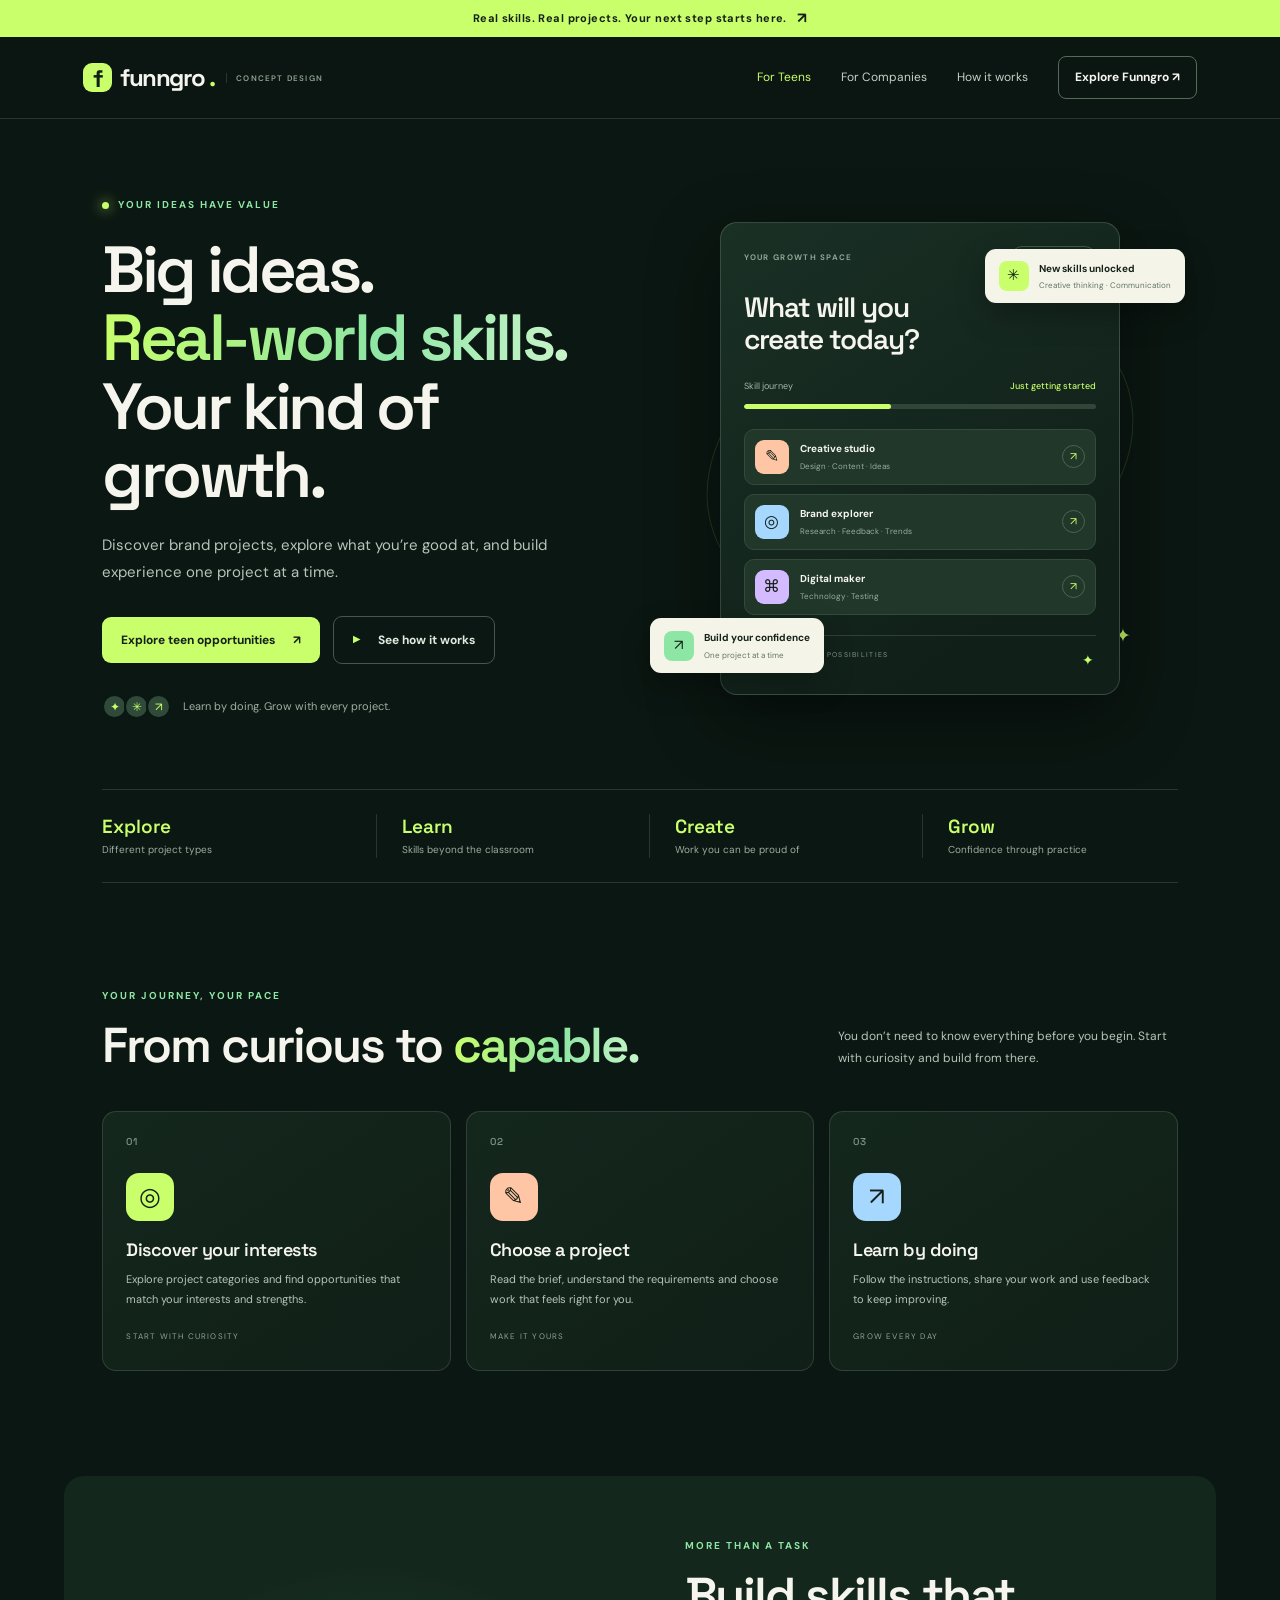
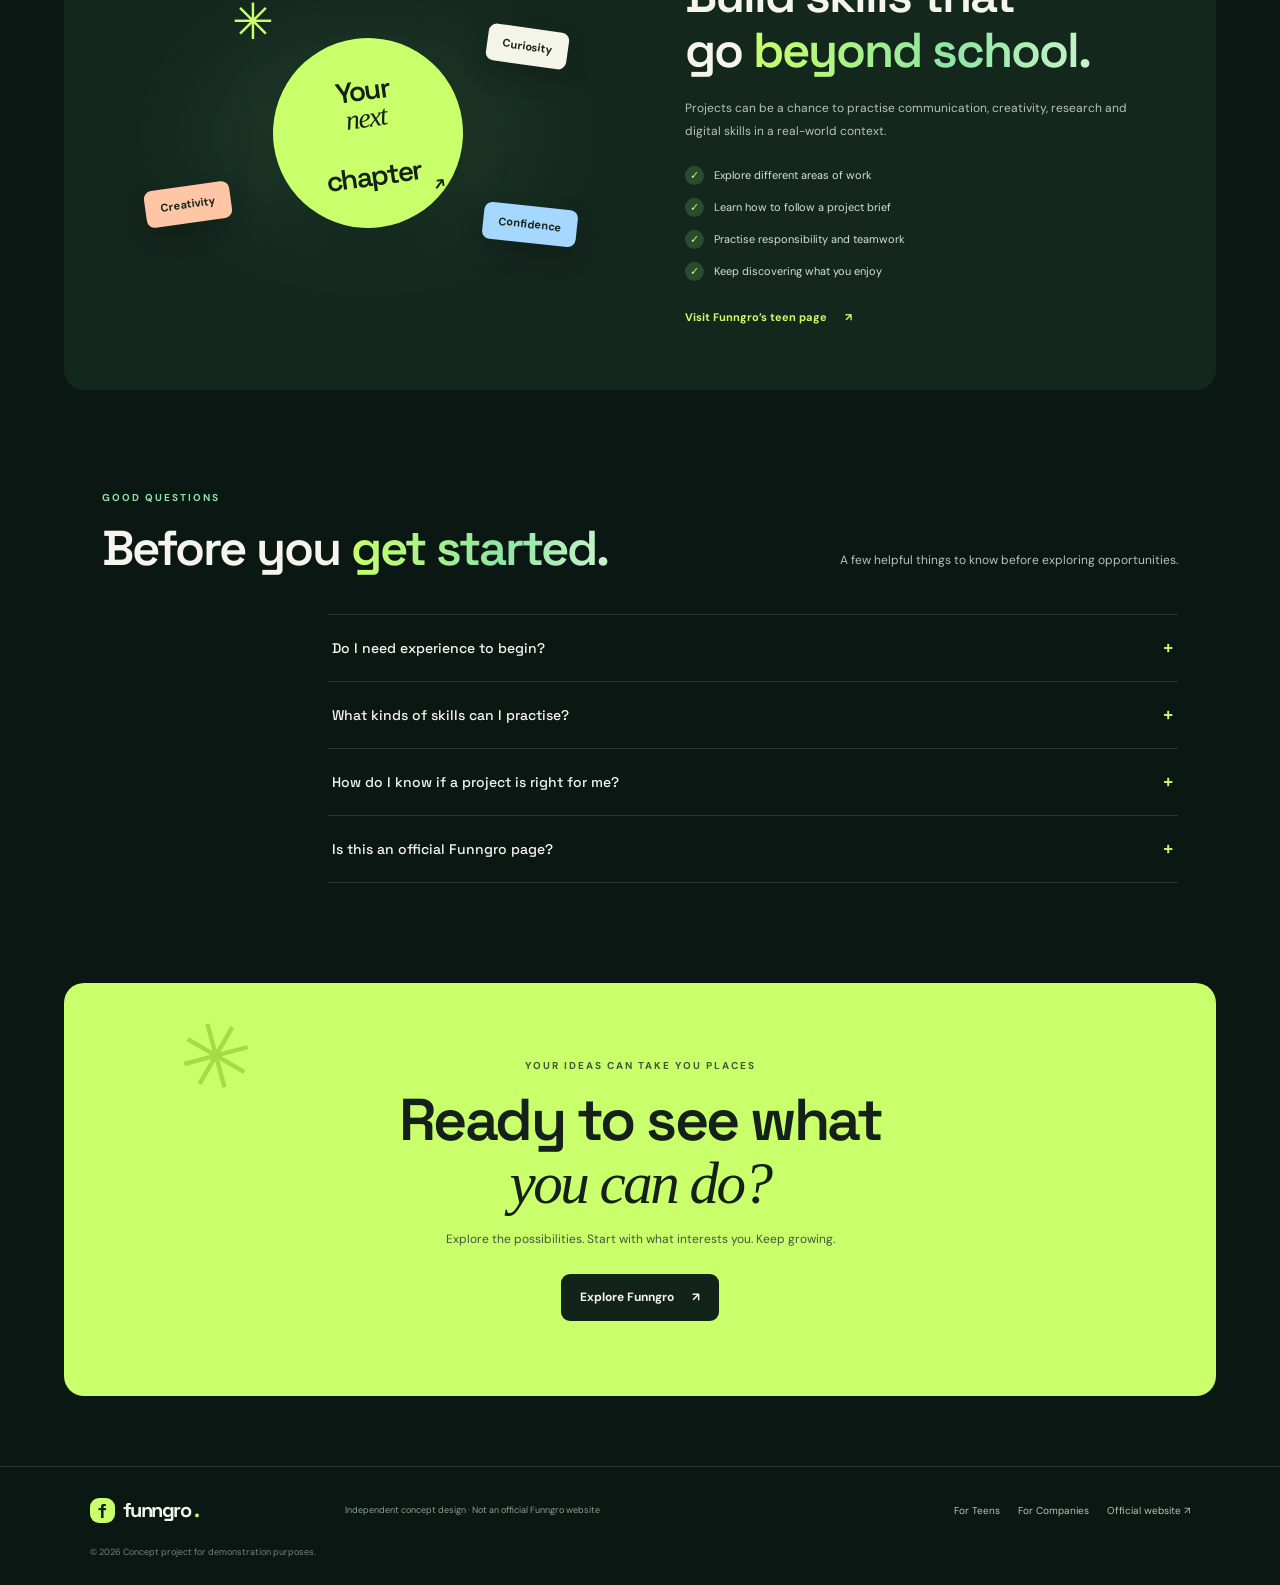
<file: index.html>
<!doctype html>
<html lang="en">
<head>
  <meta charset="utf-8">
  <meta name="viewport" content="width=device-width, initial-scale=1">
  <meta name="description" content="Explore Funngro's teen opportunities concept: discover brand projects, build skills and learn by doing.">
  <meta name="keywords" content="Funngro, teen projects, student opportunities, brand projects, learn and earn">
  <meta name="theme-color" content="#0b1712">
  <title>For Teens | Funngro — Learn, Create, Grow</title>
  <link rel="preconnect" href="https://fonts.googleapis.com">
  <link rel="preconnect" href="https://fonts.gstatic.com" crossorigin>
  <link href="https://fonts.googleapis.com/css2?family=DM+Sans:wght@400;500;600;700&family=Space+Grotesk:wght@400;500;600;700&display=swap" rel="stylesheet">
  <link rel="stylesheet" href="style.css">
</head>
<body>
  <div class="announcement">Real skills. Real projects. Your next step starts here. <span>↗</span></div>
  <header class="site-header">
    <a class="brand" href="index.html" aria-label="Funngro concept home"><span class="brand-mark">f</span> funngro<span class="brand-dot">.</span><small>CONCEPT DESIGN</small></a>
    <button class="menu-toggle" aria-label="Open navigation" aria-expanded="false">☰</button>
    <nav class="nav-links" aria-label="Main navigation">
      <a class="active" href="index.html">For Teens</a>
      <a href="companies.html">For Companies</a>
      <a href="#how-it-works">How it works</a>
      <a class="nav-cta" href="https://www.funngro.com/" target="_blank" rel="noopener">Explore Funngro ↗</a>
    </nav>
  </header>
  <main>
    <section class="hero teen-hero">
      <div class="hero-copy">
        <div class="eyebrow"><span class="eyebrow-dot"></span> YOUR IDEAS HAVE VALUE</div>
        <h1>Big ideas.<br><span class="gradient-text">Real-world skills.</span><br>Your kind of growth.</h1>
        <p class="hero-lede">Discover brand projects, explore what you’re good at, and build experience one project at a time.</p>
        <div class="hero-actions">
          <a class="button button-primary" href="https://www.funngro.com/teen" target="_blank" rel="noopener">Explore teen opportunities <span>↗</span></a>
          <a class="button button-quiet" href="#how-it-works"><span class="play-icon">▶</span> See how it works</a>
        </div>
        <div class="trust-line"><div class="avatar-stack"><span>✦</span><span>✳</span><span>↗</span></div><span>Learn by doing. Grow with every project.</span></div>
      </div>
      <div class="hero-visual">
        <div class="orbit orbit-one"></div><div class="orbit orbit-two"></div>
        <div class="float-card float-top"><span class="mini-icon lime">✳</span><div><b>New skills unlocked</b><small>Creative thinking · Communication</small></div></div>
        <div class="dashboard-card">
          <div class="dash-top"><span class="dash-label">YOUR GROWTH SPACE</span><span class="live-pill"><i></i> OPEN TO IDEAS</span></div>
          <div class="dash-title">What will you<br>create today?</div>
          <div class="progress-row"><span>Skill journey</span><b>Just getting started</b></div><div class="progress-track"><span></span></div>
          <div class="project-list">
            <div class="project-row"><span class="project-icon peach">✎</span><div><b>Creative studio</b><small>Design · Content · Ideas</small></div><span class="arrow-round">↗</span></div>
            <div class="project-row"><span class="project-icon blue">◎</span><div><b>Brand explorer</b><small>Research · Feedback · Trends</small></div><span class="arrow-round">↗</span></div>
            <div class="project-row"><span class="project-icon purple">⌘</span><div><b>Digital maker</b><small>Technology · Testing</small></div><span class="arrow-round">↗</span></div>
          </div>
          <div class="dash-foot"><span>SMALL STEPS, BIG POSSIBILITIES</span><span>✦</span></div>
        </div>
        <div class="float-card float-bottom"><span class="mini-icon green">↗</span><div><b>Build your confidence</b><small>One project at a time</small></div></div>
        <span class="decor-star star-a">✳</span><span class="decor-star star-b">✦</span>
      </div>
    </section>

    <section class="metrics-strip" aria-label="Funngro at a glance">
      <div><strong>Explore</strong><span>Different project types</span></div><div><strong>Learn</strong><span>Skills beyond the classroom</span></div><div><strong>Create</strong><span>Work you can be proud of</span></div><div><strong>Grow</strong><span>Confidence through practice</span></div>
    </section>

    <section class="section" id="how-it-works">
      <div class="section-heading"><div><div class="eyebrow">YOUR JOURNEY, YOUR PACE</div><h2>From curious to <span class="gradient-text">capable.</span></h2></div><p>You don’t need to know everything before you begin. Start with curiosity and build from there.</p></div>
      <div class="steps-grid">
        <article class="step-card"><div class="step-number">01</div><div class="step-illustration illu-lime">◎</div><h3>Discover your interests</h3><p>Explore project categories and find opportunities that match your interests and strengths.</p><span class="step-tag">START WITH CURIOSITY</span></article>
        <article class="step-card"><div class="step-number">02</div><div class="step-illustration illu-peach">✎</div><h3>Choose a project</h3><p>Read the brief, understand the requirements and choose work that feels right for you.</p><span class="step-tag">MAKE IT YOURS</span></article>
        <article class="step-card"><div class="step-number">03</div><div class="step-illustration illu-blue">↗</div><h3>Learn by doing</h3><p>Follow the instructions, share your work and use feedback to keep improving.</p><span class="step-tag">GROW EVERY DAY</span></article>
      </div>
    </section>

    <section class="feature-band">
      <div class="feature-art"><div class="big-spark">✳</div><div class="note note-one">Curiosity</div><div class="note note-two">Creativity</div><div class="note note-three">Confidence</div><div class="feature-circle">Your<br><em>next</em><br>chapter<span>↗</span></div></div>
      <div class="feature-copy"><div class="eyebrow">MORE THAN A TASK</div><h2>Build skills that<br>go <span class="gradient-text">beyond school.</span></h2><p>Projects can be a chance to practise communication, creativity, research and digital skills in a real-world context.</p><ul class="check-list"><li><span>✓</span> Explore different areas of work</li><li><span>✓</span> Learn how to follow a project brief</li><li><span>✓</span> Practise responsibility and teamwork</li><li><span>✓</span> Keep discovering what you enjoy</li></ul><a class="text-link" href="https://www.funngro.com/teen" target="_blank" rel="noopener">Visit Funngro’s teen page <span>↗</span></a></div>
    </section>

    <section class="section faq-section">
      <div class="section-heading"><div><div class="eyebrow">GOOD QUESTIONS</div><h2>Before you <span class="gradient-text">get started.</span></h2></div><p>A few helpful things to know before exploring opportunities.</p></div>
      <div class="faq-list">
        <details><summary>Do I need experience to begin?<span>+</span></summary><p>Not necessarily. Start by exploring project descriptions and choose opportunities that match your current skills and interests.</p></details>
        <details><summary>What kinds of skills can I practise?<span>+</span></summary><p>Depending on the project, you may practise content creation, communication, research, design, digital tools or problem-solving.</p></details>
        <details><summary>How do I know if a project is right for me?<span>+</span></summary><p>Read the requirements, expected deliverables, eligibility details and timeline carefully before applying.</p></details>
        <details><summary>Is this an official Funngro page?<span>+</span></summary><p>No. This is an independent concept design created as a website-development task. Visit Funngro’s official website for current information.</p></details>
      </div>
    </section>

    <section class="final-cta"><div class="cta-spark">✳</div><div class="eyebrow">YOUR IDEAS CAN TAKE YOU PLACES</div><h2>Ready to see what<br><span>you can do?</span></h2><p>Explore the possibilities. Start with what interests you. Keep growing.</p><a class="button button-dark" href="https://www.funngro.com/teen" target="_blank" rel="noopener">Explore Funngro <span>↗</span></a></section>
  </main>
  <footer class="site-footer"><a class="brand" href="index.html"><span class="brand-mark">f</span> funngro<span class="brand-dot">.</span></a><p>Independent concept design · Not an official Funngro website</p><div><a href="index.html">For Teens</a><a href="companies.html">For Companies</a><a href="https://www.funngro.com/" target="_blank" rel="noopener">Official website ↗</a></div><small>© 2026 Concept project for demonstration purposes.</small></footer>
  <script src="script.js"></script>
</body>
</html>
</file>
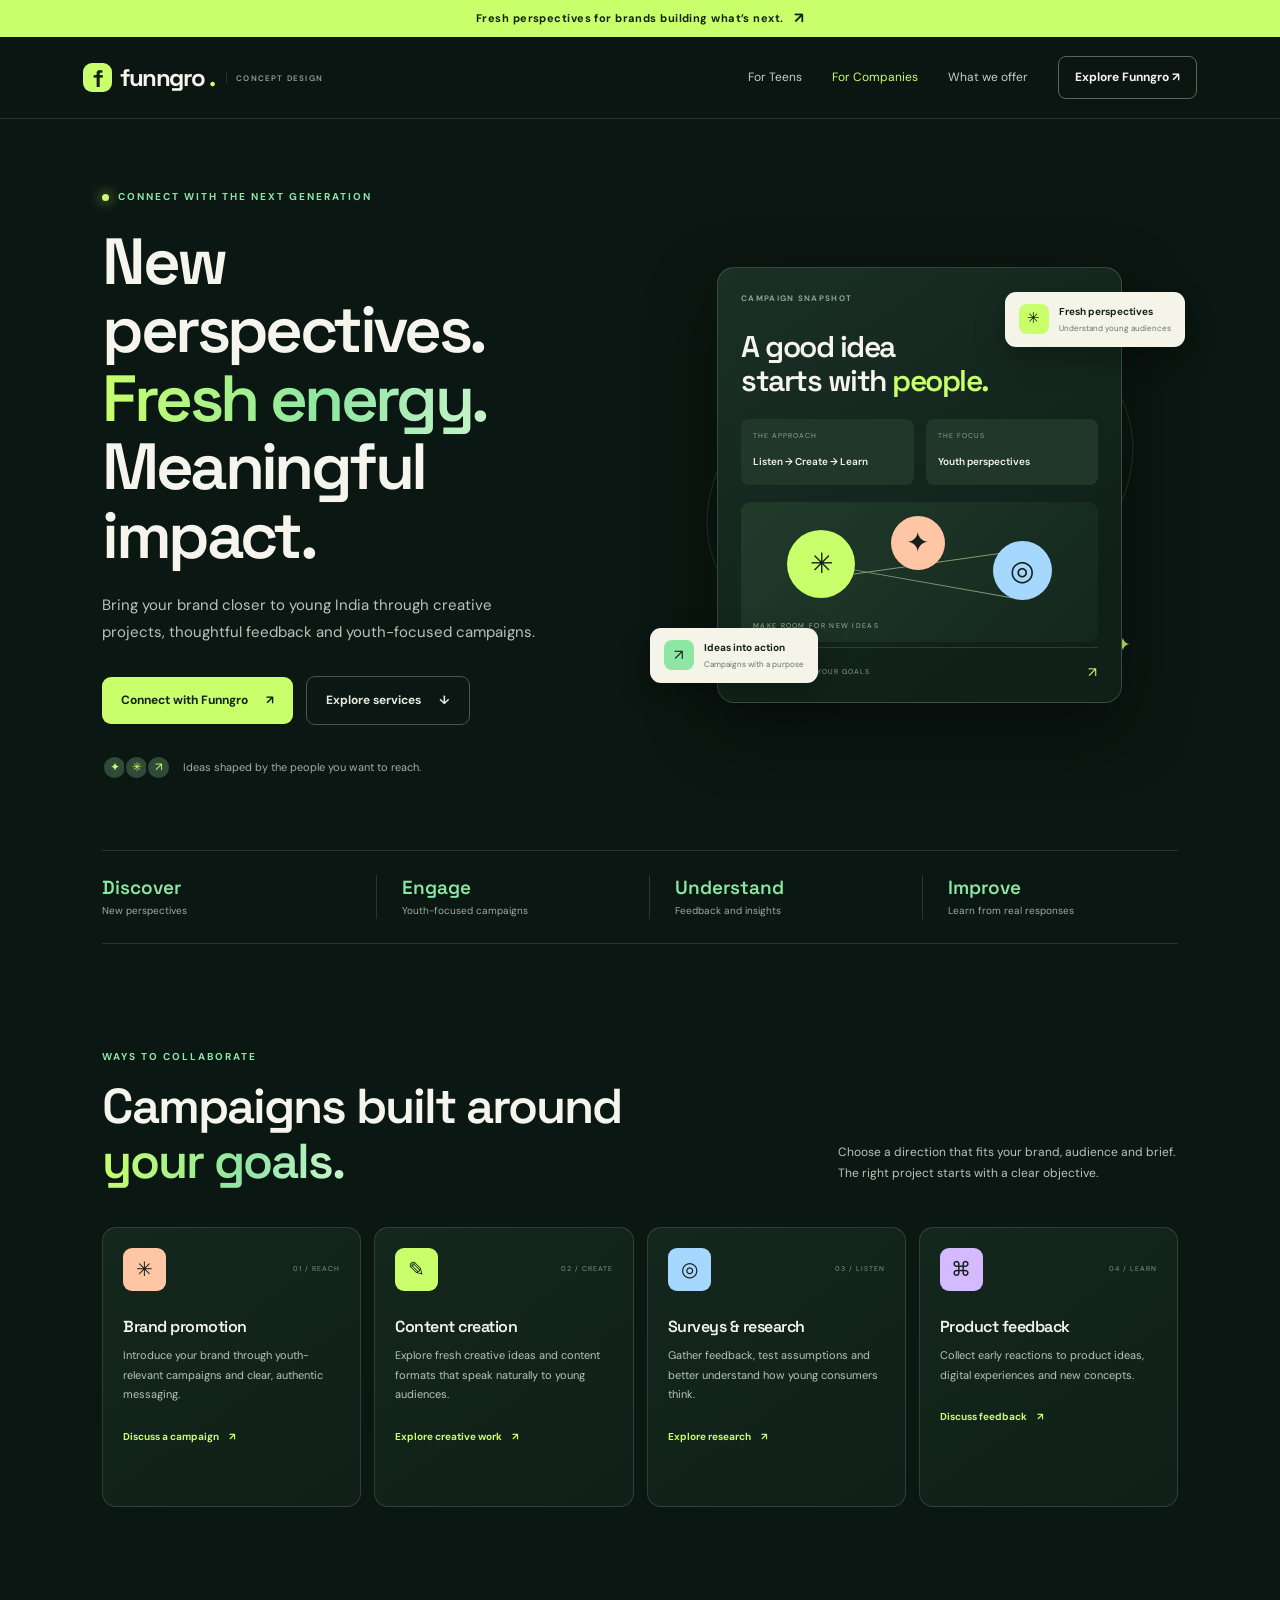
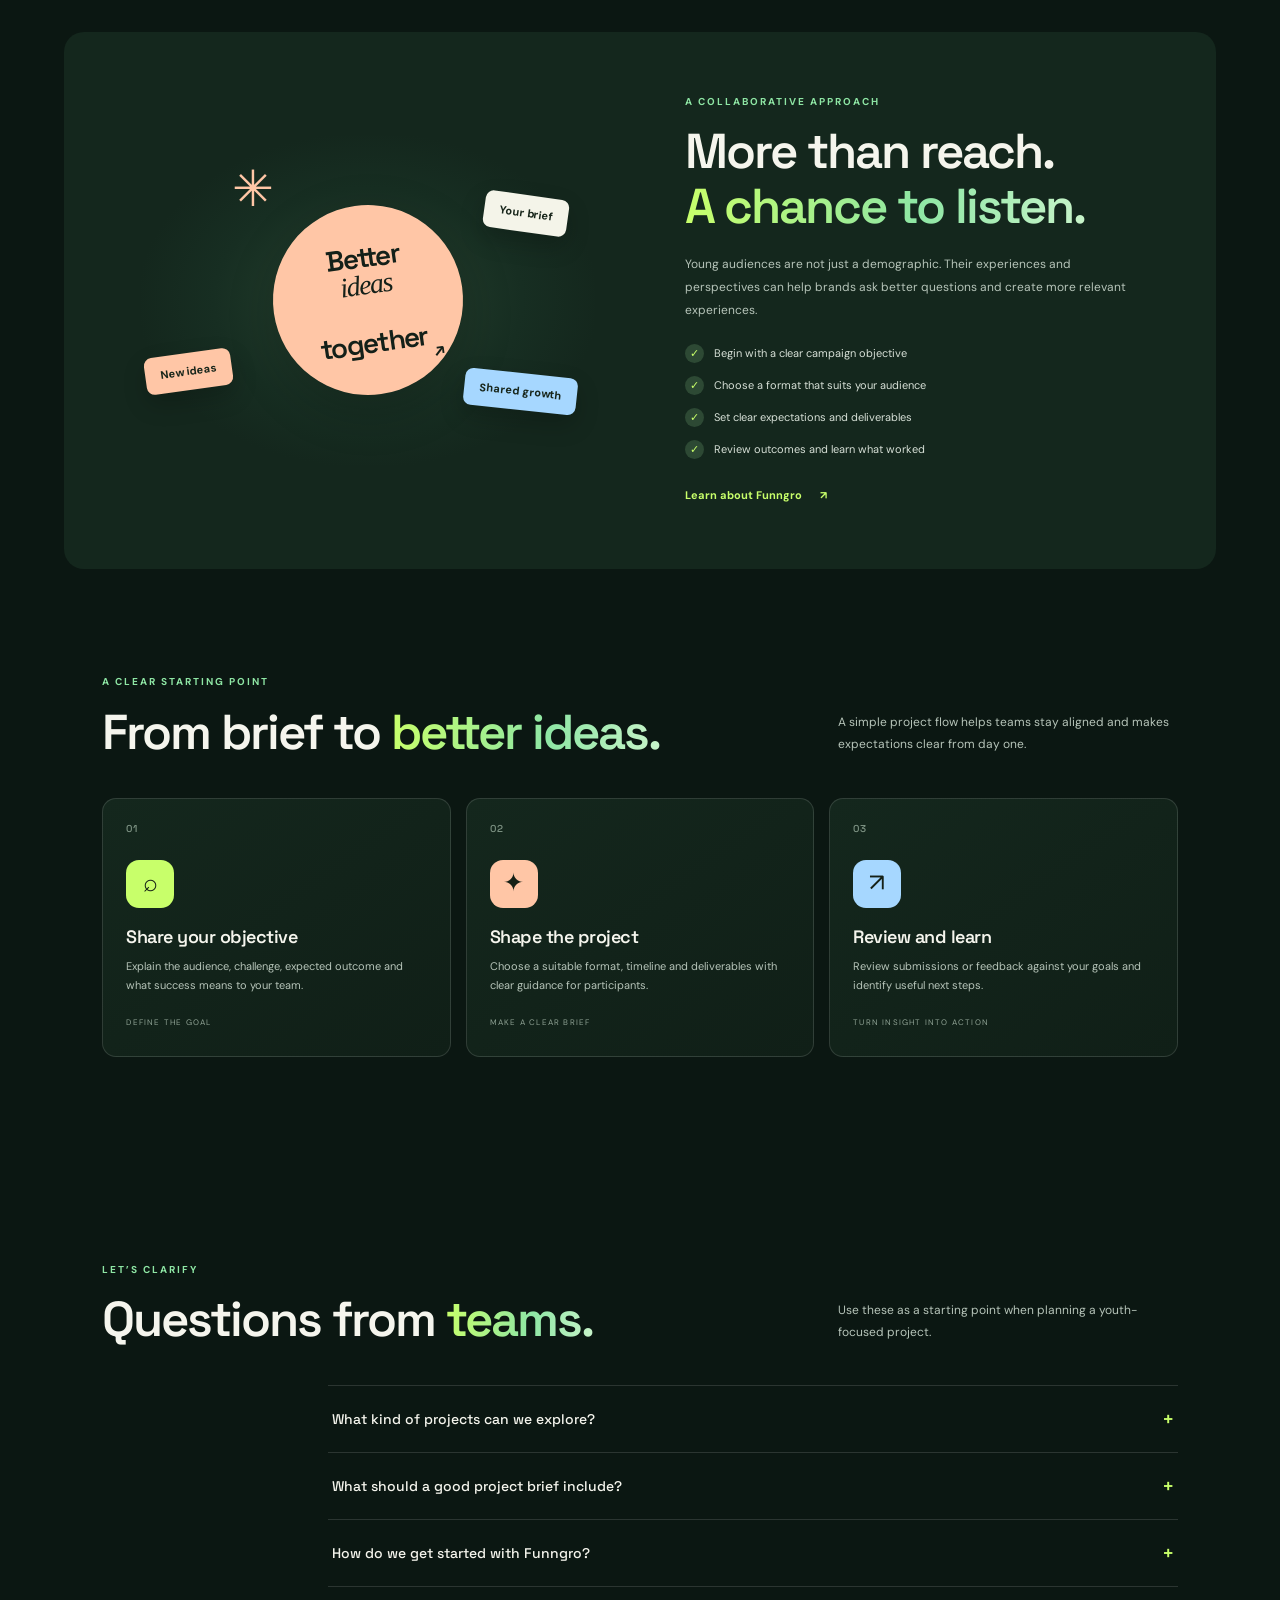
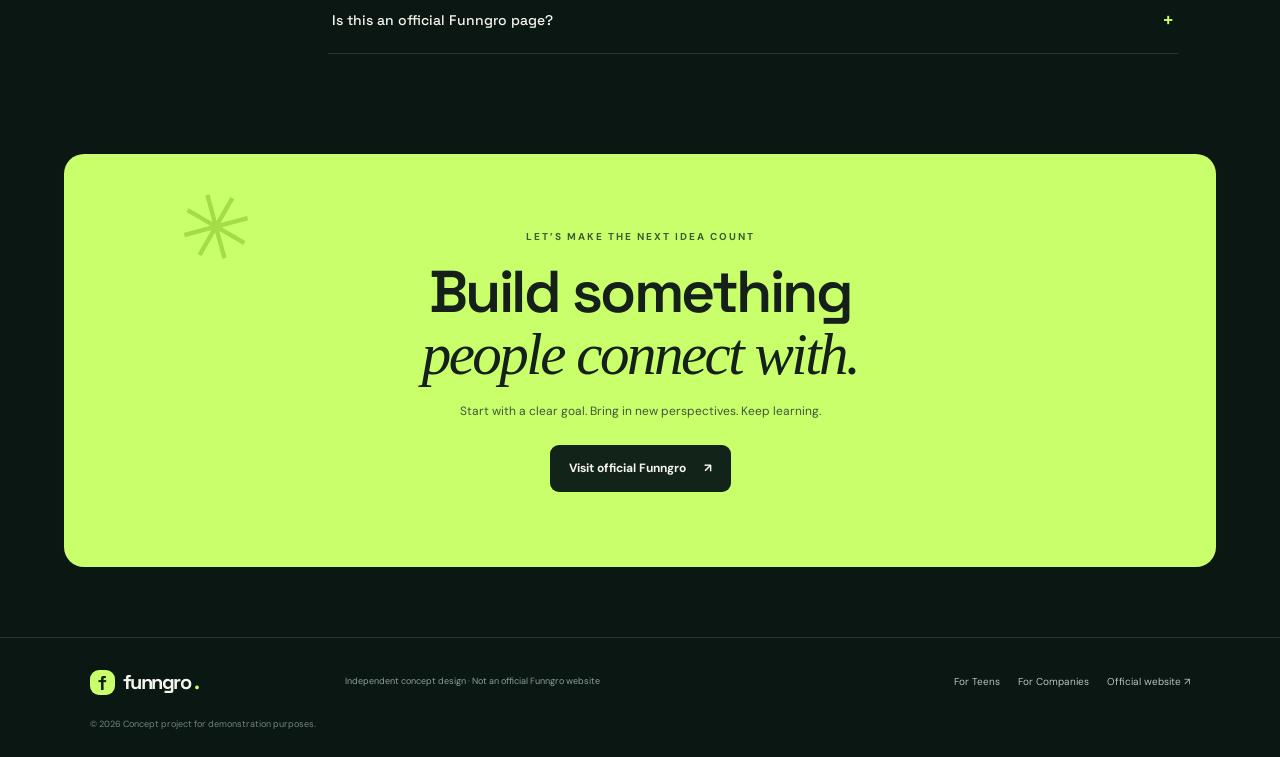
<file: companies.html>
<!doctype html>
<html lang="en">
<head>
  <meta charset="utf-8">
  <meta name="viewport" content="width=device-width, initial-scale=1">
  <meta name="description" content="Discover a concept for how brands can connect with young talent through creative projects, campaigns, research and product feedback.">
  <meta name="keywords" content="Funngro for companies, youth marketing, brand campaigns, young talent, consumer research, content creation">
  <meta name="theme-color" content="#0b1712">
  <title>For Companies | Funngro — Connect With Young Talent</title>
  <link rel="preconnect" href="https://fonts.googleapis.com">
  <link rel="preconnect" href="https://fonts.gstatic.com" crossorigin>
  <link href="https://fonts.googleapis.com/css2?family=DM+Sans:wght@400;500;600;700&family=Space+Grotesk:wght@400;500;600;700&display=swap" rel="stylesheet">
  <link rel="stylesheet" href="style.css">
</head>
<body class="company-page">
  <div class="announcement">Fresh perspectives for brands building what’s next. <span>↗</span></div>
  <header class="site-header">
    <a class="brand" href="index.html" aria-label="Funngro concept home"><span class="brand-mark">f</span> funngro<span class="brand-dot">.</span><small>CONCEPT DESIGN</small></a>
    <button class="menu-toggle" aria-label="Open navigation" aria-expanded="false">☰</button>
    <nav class="nav-links" aria-label="Main navigation">
      <a href="index.html">For Teens</a>
      <a class="active" href="companies.html">For Companies</a>
      <a href="#services">What we offer</a>
      <a class="nav-cta" href="https://www.funngro.com/" target="_blank" rel="noopener">Explore Funngro ↗</a>
    </nav>
  </header>
  <main>
    <section class="hero company-hero">
      <div class="hero-copy">
        <div class="eyebrow"><span class="eyebrow-dot"></span> CONNECT WITH THE NEXT GENERATION</div>
        <h1>New perspectives.<br><span class="gradient-text">Fresh energy.</span><br>Meaningful impact.</h1>
        <p class="hero-lede">Bring your brand closer to young India through creative projects, thoughtful feedback and youth-focused campaigns.</p>
        <div class="hero-actions"><a class="button button-primary" href="https://www.funngro.com/" target="_blank" rel="noopener">Connect with Funngro <span>↗</span></a><a class="button button-quiet" href="#services">Explore services <span>↓</span></a></div>
        <div class="trust-line"><div class="avatar-stack"><span>✦</span><span>✳</span><span>↗</span></div><span>Ideas shaped by the people you want to reach.</span></div>
      </div>
      <div class="hero-visual company-visual">
        <div class="orbit orbit-one"></div><div class="orbit orbit-two"></div>
        <div class="company-board">
          <div class="board-header"><span>CAMPAIGN SNAPSHOT</span><span class="board-menu">•••</span></div>
          <div class="board-headline">A good idea<br>starts with <span>people.</span></div>
          <div class="board-stats"><div><small>THE APPROACH</small><b>Listen → Create → Learn</b></div><div><small>THE FOCUS</small><b>Youth perspectives</b></div></div>
          <div class="board-visual"><div class="visual-circle circle-green">✳</div><div class="visual-circle circle-peach">✦</div><div class="visual-circle circle-blue">◎</div><div class="visual-line"></div><div class="visual-line line-two"></div><span class="board-caption">MAKE ROOM FOR NEW IDEAS</span></div>
          <div class="board-bottom"><span><i></i> BUILT AROUND YOUR GOALS</span><span>↗</span></div>
        </div>
        <div class="float-card float-top"><span class="mini-icon lime">✳</span><div><b>Fresh perspectives</b><small>Understand young audiences</small></div></div>
        <div class="float-card float-bottom"><span class="mini-icon green">↗</span><div><b>Ideas into action</b><small>Campaigns with a purpose</small></div></div>
        <span class="decor-star star-a">✳</span><span class="decor-star star-b">✦</span>
      </div>
    </section>

    <section class="metrics-strip company-metrics"><div><strong>Discover</strong><span>New perspectives</span></div><div><strong>Engage</strong><span>Youth-focused campaigns</span></div><div><strong>Understand</strong><span>Feedback and insights</span></div><div><strong>Improve</strong><span>Learn from real responses</span></div></section>

    <section class="section" id="services">
      <div class="section-heading"><div><div class="eyebrow">WAYS TO COLLABORATE</div><h2>Campaigns built around<br><span class="gradient-text">your goals.</span></h2></div><p>Choose a direction that fits your brand, audience and brief. The right project starts with a clear objective.</p></div>
      <div class="services-grid">
        <article class="service-card"><div class="service-top"><span class="service-icon peach">✳</span><span class="service-index">01 / REACH</span></div><h3>Brand promotion</h3><p>Introduce your brand through youth-relevant campaigns and clear, authentic messaging.</p><a href="https://www.funngro.com/" target="_blank" rel="noopener">Discuss a campaign <span>↗</span></a></article>
        <article class="service-card"><div class="service-top"><span class="service-icon lime">✎</span><span class="service-index">02 / CREATE</span></div><h3>Content creation</h3><p>Explore fresh creative ideas and content formats that speak naturally to young audiences.</p><a href="https://www.funngro.com/" target="_blank" rel="noopener">Explore creative work <span>↗</span></a></article>
        <article class="service-card"><div class="service-top"><span class="service-icon blue">◎</span><span class="service-index">03 / LISTEN</span></div><h3>Surveys & research</h3><p>Gather feedback, test assumptions and better understand how young consumers think.</p><a href="https://www.funngro.com/" target="_blank" rel="noopener">Explore research <span>↗</span></a></article>
        <article class="service-card"><div class="service-top"><span class="service-icon purple">⌘</span><span class="service-index">04 / LEARN</span></div><h3>Product feedback</h3><p>Collect early reactions to product ideas, digital experiences and new concepts.</p><a href="https://www.funngro.com/" target="_blank" rel="noopener">Discuss feedback <span>↗</span></a></article>
      </div>
    </section>

    <section class="feature-band company-feature">
      <div class="feature-art company-art"><div class="big-spark">✳</div><div class="note note-one">Your brief</div><div class="note note-two">New ideas</div><div class="note note-three">Shared growth</div><div class="feature-circle">Better<br><em>ideas</em><br>together<span>↗</span></div></div>
      <div class="feature-copy"><div class="eyebrow">A COLLABORATIVE APPROACH</div><h2>More than reach.<br><span class="gradient-text">A chance to listen.</span></h2><p>Young audiences are not just a demographic. Their experiences and perspectives can help brands ask better questions and create more relevant experiences.</p><ul class="check-list"><li><span>✓</span> Begin with a clear campaign objective</li><li><span>✓</span> Choose a format that suits your audience</li><li><span>✓</span> Set clear expectations and deliverables</li><li><span>✓</span> Review outcomes and learn what worked</li></ul><a class="text-link" href="https://www.funngro.com/" target="_blank" rel="noopener">Learn about Funngro <span>↗</span></a></div>
    </section>

    <section class="section">
      <div class="section-heading"><div><div class="eyebrow">A CLEAR STARTING POINT</div><h2>From brief to <span class="gradient-text">better ideas.</span></h2></div><p>A simple project flow helps teams stay aligned and makes expectations clear from day one.</p></div>
      <div class="steps-grid">
        <article class="step-card"><div class="step-number">01</div><div class="step-illustration illu-lime">⌕</div><h3>Share your objective</h3><p>Explain the audience, challenge, expected outcome and what success means to your team.</p><span class="step-tag">DEFINE THE GOAL</span></article>
        <article class="step-card"><div class="step-number">02</div><div class="step-illustration illu-peach">✦</div><h3>Shape the project</h3><p>Choose a suitable format, timeline and deliverables with clear guidance for participants.</p><span class="step-tag">MAKE A CLEAR BRIEF</span></article>
        <article class="step-card"><div class="step-number">03</div><div class="step-illustration illu-blue">↗</div><h3>Review and learn</h3><p>Review submissions or feedback against your goals and identify useful next steps.</p><span class="step-tag">TURN INSIGHT INTO ACTION</span></article>
      </div>
    </section>

    <section class="section faq-section">
      <div class="section-heading"><div><div class="eyebrow">LET’S CLARIFY</div><h2>Questions from <span class="gradient-text">teams.</span></h2></div><p>Use these as a starting point when planning a youth-focused project.</p></div>
      <div class="faq-list">
        <details><summary>What kind of projects can we explore?<span>+</span></summary><p>Depending on current offerings and eligibility, possibilities may include brand promotion, content, surveys, research and product feedback.</p></details>
        <details><summary>What should a good project brief include?<span>+</span></summary><p>Include the goal, target audience, scope, timeline, required deliverables, review criteria and any relevant brand guidelines.</p></details>
        <details><summary>How do we get started with Funngro?<span>+</span></summary><p>Visit the official Funngro website to review current company options and contact the team through its official channels.</p></details>
        <details><summary>Is this an official Funngro page?<span>+</span></summary><p>No. This is an independent concept design created as a website-development task. It does not represent an official service offer.</p></details>
      </div>
    </section>
    <section class="final-cta"><div class="cta-spark">✳</div><div class="eyebrow">LET’S MAKE THE NEXT IDEA COUNT</div><h2>Build something<br><span>people connect with.</span></h2><p>Start with a clear goal. Bring in new perspectives. Keep learning.</p><a class="button button-dark" href="https://www.funngro.com/" target="_blank" rel="noopener">Visit official Funngro <span>↗</span></a></section>
  </main>
  <footer class="site-footer"><a class="brand" href="index.html"><span class="brand-mark">f</span> funngro<span class="brand-dot">.</span></a><p>Independent concept design · Not an official Funngro website</p><div><a href="index.html">For Teens</a><a href="companies.html">For Companies</a><a href="https://www.funngro.com/" target="_blank" rel="noopener">Official website ↗</a></div><small>© 2026 Concept project for demonstration purposes.</small></footer>
  <script src="script.js"></script>
</body>
</html>
</file>
<file: style.css>
:root{--bg:#0b1712;--panel:#12251c;--panel2:#172e23;--text:#f5f5ed;--muted:#b6c4b9;--lime:#c8ff6a;--green:#8ee6a4;--line:rgba(255,255,255,.13);--peach:#ffc6a6;--blue:#a6d7ff;--purple:#d4baff;--font:'DM Sans',sans-serif;--display:'Space Grotesk',sans-serif}
*{box-sizing:border-box}html{scroll-behavior:smooth}body{margin:0;background:var(--bg);color:var(--text);font-family:var(--font);line-height:1.55}a{color:inherit;text-decoration:none}.announcement{min-height:32px;display:flex;align-items:center;justify-content:center;gap:10px;background:var(--lime);color:#152016;font-size:11px;font-weight:700;letter-spacing:.04em;padding:7px 16px}.announcement span{font-size:15px}.site-header{height:82px;padding:0 6.5%;display:flex;align-items:center;justify-content:space-between;border-bottom:1px solid var(--line);position:relative;z-index:10;background:rgba(11,23,18,.95)}.brand{display:flex;align-items:center;gap:4px;font:700 24px var(--display);letter-spacing:-1.5px}.brand-mark{width:29px;height:29px;display:grid;place-items:center;border-radius:9px;background:var(--lime);color:#102017;font:700 24px var(--display);margin-right:4px}.brand-dot{color:var(--lime)}.brand small{font:600 8px var(--font);letter-spacing:1.2px;color:#90a294;margin-left:8px;border-left:1px solid var(--line);padding-left:9px}.nav-links{display:flex;align-items:center;gap:30px;font-size:12px;color:#c5d0c7}.nav-links a:not(.nav-cta):hover,.nav-links .active{color:var(--lime)}.nav-cta{padding:11px 16px;border:1px solid #546b59;border-radius:8px;color:var(--text);font-weight:700}.nav-cta:hover{background:var(--lime);color:#102017;border-color:var(--lime)}.menu-toggle{display:none;background:none;border:0;color:var(--text);font-size:25px}
.hero{padding:78px 8% 70px;display:grid;grid-template-columns:1fr 1fr;gap:4%;align-items:center;max-width:1500px;margin:auto;min-height:590px;overflow:hidden}.hero-copy{max-width:570px;position:relative;z-index:2}.eyebrow{font-size:10px;font-weight:700;letter-spacing:2px;color:var(--green);display:flex;align-items:center;gap:9px}.eyebrow-dot{width:7px;height:7px;border-radius:50%;background:var(--lime);box-shadow:0 0 13px #c8ff6a}.hero h1{font:600 clamp(42px,5.1vw,73px)/1.05 var(--display);letter-spacing:-3.6px;margin:23px 0 22px}.gradient-text{background:linear-gradient(95deg,var(--lime),var(--green) 58%,#c8f4ca);-webkit-background-clip:text;background-clip:text;color:transparent}.hero-lede{font-size:15px;line-height:1.8;color:var(--muted);max-width:450px}.hero-actions{display:flex;align-items:center;gap:13px;flex-wrap:wrap;margin-top:30px}.button{display:inline-flex;align-items:center;justify-content:center;gap:18px;padding:14px 19px;border-radius:9px;font-size:12px;font-weight:700;transition:transform .2s,background .2s}.button:hover{transform:translateY(-2px)}.button-primary{background:var(--lime);color:#152016}.button-primary:hover{background:#dcff9c}.button-quiet{border:1px solid #46584c;color:#e2e9df}.button-quiet:hover{border-color:var(--lime)}.play-icon{font-size:9px;color:var(--lime)}.trust-line{display:flex;align-items:center;gap:12px;color:#9eafa3;font-size:11px;margin-top:30px}.avatar-stack{display:flex;padding-left:3px}.avatar-stack span{display:grid;place-items:center;width:25px;height:25px;margin-left:-3px;border:2px solid var(--bg);border-radius:50%;background:#304a39;color:var(--lime);font-size:12px}.hero-visual{min-height:430px;position:relative;display:grid;place-items:center}.orbit{position:absolute;border:1px solid rgba(200,255,106,.15);border-radius:50%;transform:rotate(-20deg)}.orbit-one{width:440px;height:310px}.orbit-two{width:370px;height:430px;transform:rotate(42deg);border-color:rgba(142,230,164,.13)}.dashboard-card,.company-board{width:min(100%,400px);position:relative;z-index:1;border:1px solid rgba(255,255,255,.16);border-radius:17px;background:linear-gradient(145deg,#1a3025,#102019 80%);padding:23px;box-shadow:0 24px 70px #0007}.dash-top,.board-header{display:flex;justify-content:space-between;align-items:center;color:#8da496;font-size:8px;letter-spacing:1.3px;font-weight:700}.live-pill{border:1px solid #405b43;color:var(--lime);border-radius:20px;padding:5px 7px;font-size:7px;letter-spacing:.5px}.live-pill i,.board-bottom i{display:inline-block;width:5px;height:5px;border-radius:50%;background:var(--lime);margin-right:4px}.dash-title{font:600 28px/1.13 var(--display);letter-spacing:-1px;margin:24px 0}.progress-row{display:flex;justify-content:space-between;font-size:9px;color:#a6b7aa}.progress-row b{color:var(--lime);font-weight:500}.progress-track{height:5px;background:#314638;border-radius:10px;margin:10px 0 20px;overflow:hidden}.progress-track span{display:block;width:42%;height:100%;background:var(--lime);border-radius:10px}.project-list{display:grid;gap:9px}.project-row{display:flex;align-items:center;gap:11px;padding:10px;border-radius:10px;background:#20372a;border:1px solid #344b3b}.project-icon,.service-icon{width:34px;height:34px;display:grid;place-items:center;border-radius:9px;font-size:17px;color:#142019}.peach{background:var(--peach)}.blue{background:var(--blue)}.purple{background:var(--purple)}.lime{background:var(--lime)}.green{background:var(--green)}.project-row div{flex:1}.project-row b,.float-card b{display:block;font-size:10px}.project-row small,.float-card small{display:block;font-size:8px;color:#9aada0;margin-top:3px}.arrow-round{width:23px;height:23px;display:grid;place-items:center;border-radius:50%;border:1px solid #4c6452;color:var(--lime);font-size:11px}.dash-foot{display:flex;justify-content:space-between;margin-top:20px;padding-top:14px;border-top:1px solid var(--line);color:#84988a;font-size:7px;letter-spacing:1.3px}.dash-foot span:last-child{color:var(--lime);font-size:14px}.float-card{position:absolute;z-index:3;display:flex;align-items:center;gap:10px;background:#f4f4e9;color:#162219;border-radius:11px;padding:12px 14px;box-shadow:0 12px 30px #0004}.float-card small{color:#657468}.mini-icon{width:30px;height:30px;display:grid;place-items:center;border-radius:8px;font-size:15px}.float-top{top:27px;right:-7px}.float-bottom{bottom:22px;left:-12px}.decor-star{position:absolute;color:var(--lime);font-size:26px}.star-a{top:32px;left:12%}.star-b{bottom:45px;right:9%;font-size:19px}.metrics-strip{margin:0 8%;border-top:1px solid var(--line);border-bottom:1px solid var(--line);display:grid;grid-template-columns:repeat(4,1fr);padding:24px 0;gap:18px}.metrics-strip div{display:flex;flex-direction:column;gap:3px;padding-left:25px;border-left:1px solid var(--line)}.metrics-strip div:first-child{border:0;padding-left:0}.metrics-strip strong{font:600 19px var(--display);color:var(--lime)}.metrics-strip span{font-size:10px;color:#9cac9f}.section{padding:105px 8%;max-width:1500px;margin:auto}.section-heading{display:flex;justify-content:space-between;align-items:end;gap:30px;margin-bottom:38px}.section-heading h2,.feature-copy h2{font:600 clamp(32px,4vw,49px)/1.12 var(--display);letter-spacing:-2px;margin:15px 0 0}.section-heading>p{max-width:340px;color:var(--muted);font-size:12px;line-height:1.8;margin:0 0 4px}.steps-grid{display:grid;grid-template-columns:repeat(3,1fr);gap:15px}.step-card,.service-card{background:linear-gradient(145deg,#14271d,#101f17);border:1px solid var(--line);border-radius:14px;padding:23px;min-height:250px;position:relative;overflow:hidden;transition:transform .2s,border-color .2s}.step-card:hover,.service-card:hover{transform:translateY(-4px);border-color:#6b8758}.step-number{font:500 10px var(--display);color:#819687;letter-spacing:1px}.step-illustration{width:48px;height:48px;border-radius:13px;display:grid;place-items:center;font-size:25px;color:#152016;margin:25px 0 17px}.illu-lime{background:var(--lime)}.illu-peach{background:var(--peach)}.illu-blue{background:var(--blue)}.step-card h3,.service-card h3{font:600 18px var(--display);margin:0 0 9px;letter-spacing:-.5px}.step-card p,.service-card p{font-size:11px;line-height:1.8;color:var(--muted);max-width:300px;margin:0}.step-tag{display:inline-block;margin-top:20px;color:#8fa294;font-size:8px;letter-spacing:1.2px}.feature-band{margin:0 5%;padding:62px 6%;border-radius:20px;background:#14271d;display:grid;grid-template-columns:1fr 1fr;align-items:center;gap:9%;overflow:hidden}.feature-art{height:330px;position:relative;display:grid;place-items:center;background:radial-gradient(ellipse,#284431 0%,#172e22 48%,transparent 72%)}.feature-circle{width:190px;height:190px;border-radius:50%;display:flex;flex-direction:column;align-items:center;justify-content:center;text-align:center;background:var(--lime);color:#142019;font:600 28px/1.02 var(--display);letter-spacing:-1.5px;transform:rotate(-8deg);box-shadow:0 15px 50px #0003;position:relative}.feature-circle em{font-family:Georgia,serif;font-weight:400}.feature-circle span{position:absolute;right:27px;bottom:27px;font-size:18px}.big-spark{position:absolute;top:16px;left:20%;font-size:50px;color:var(--lime)}.note{position:absolute;z-index:2;padding:10px 15px;border-radius:8px;background:#f4f4e9;color:#17251a;font-size:11px;font-weight:700;box-shadow:0 10px 25px #0003}.note-one{top:60px;right:6%;transform:rotate(8deg)}.note-two{left:1%;bottom:75px;transform:rotate(-8deg);background:var(--peach)}.note-three{right:4%;bottom:55px;transform:rotate(6deg);background:var(--blue)}.feature-copy h2{margin-bottom:19px}.feature-copy>p{color:var(--muted);font-size:12px;line-height:1.9}.check-list{list-style:none;padding:0;margin:23px 0;display:grid;gap:13px}.check-list li{display:flex;align-items:center;gap:10px;font-size:11px;color:#d7e0d7}.check-list li span{width:19px;height:19px;display:grid;place-items:center;border-radius:50%;background:#2d4934;color:var(--lime);font-size:11px}.text-link{display:inline-flex;align-items:center;gap:18px;color:var(--lime);font-size:11px;font-weight:700;margin-top:5px}.faq-section{padding-top:100px;padding-bottom:100px}.faq-list{max-width:850px;margin-left:auto;border-top:1px solid var(--line)}.faq-list details{border-bottom:1px solid var(--line);padding:0 4px}.faq-list summary{display:flex;justify-content:space-between;gap:20px;align-items:center;padding:20px 0;list-style:none;cursor:pointer;font:500 14px var(--display)}.faq-list summary::-webkit-details-marker{display:none}.faq-list summary span{color:var(--lime);font-size:20px;transition:transform .2s}.faq-list details[open] summary span{transform:rotate(45deg)}.faq-list details p{max-width:700px;color:var(--muted);font-size:12px;line-height:1.8;margin:0 30px 22px 0}.final-cta{margin:0 5% 70px;padding:75px 20px;text-align:center;border-radius:20px;background:var(--lime);color:#142019;position:relative;overflow:hidden}.final-cta .eyebrow{justify-content:center;color:#3d5a35}.final-cta h2{font:600 clamp(36px,5vw,59px)/1.06 var(--display);letter-spacing:-2.5px;margin:16px 0}.final-cta h2 span{font-family:Georgia,serif;font-style:italic;font-weight:400}.final-cta p{font-size:12px;color:#41563e;margin-bottom:25px}.button-dark{background:#122319;color:#f5f5ed}.button-dark:hover{background:#2c4632}.cta-spark{position:absolute;font-size:90px;color:#a4dc48;left:10%;top:5px;transform:rotate(-15deg)}.site-footer{padding:28px 7% 25px;border-top:1px solid var(--line);display:grid;grid-template-columns:1fr 1.5fr 2fr;align-items:center;gap:20px}.site-footer .brand{font-size:20px}.site-footer .brand-mark{width:25px;height:25px;font-size:20px}.site-footer p{font-size:9px;color:#8da093}.site-footer>div{display:flex;justify-content:flex-end;gap:18px;font-size:10px;color:#b7c4b9}.site-footer>div a:hover{color:var(--lime)}.site-footer>small{grid-column:1/-1;color:#728579;font-size:9px}
.company-hero{padding-top:70px}.company-visual{min-height:440px}.company-board{padding:24px 23px 18px;width:min(100%,405px)}.board-menu{letter-spacing:3px}.board-headline{font:600 30px/1.12 var(--display);letter-spacing:-1.5px;margin:26px 0 22px}.board-headline span{color:var(--lime)}.board-stats{display:grid;grid-template-columns:1fr 1fr;gap:12px}.board-stats div{padding:12px;background:#20372a;border-radius:8px}.board-stats small{display:block;color:#8da496;font-size:7px;letter-spacing:1px;margin-bottom:6px}.board-stats b{font-size:10px;font-weight:600}.board-visual{height:140px;position:relative;margin:17px 0 5px;border-radius:10px;background:linear-gradient(135deg,#213b2b,#14271d);overflow:hidden}.visual-circle{position:absolute;width:68px;height:68px;display:grid;place-items:center;border-radius:50%;font-size:28px;color:#142019;z-index:2}.circle-green{background:var(--lime);left:13%;top:28px}.circle-peach{background:var(--peach);left:42%;top:14px;width:54px;height:54px}.circle-blue{background:var(--blue);right:13%;top:39px;width:59px;height:59px}.visual-line{height:1px;background:#7a9c76;position:absolute;left:26%;right:25%;top:62px;transform:rotate(-8deg)}.line-two{transform:rotate(10deg);top:79px;left:24%;right:24%}.board-caption{position:absolute;bottom:10px;left:12px;color:#9eb4a1;font-size:7px;letter-spacing:1.3px}.board-bottom{display:flex;justify-content:space-between;align-items:center;padding-top:14px;border-top:1px solid var(--line);font-size:7px;letter-spacing:1px;color:#8fa295}.board-bottom span:last-child{color:var(--lime);font-size:14px}.services-grid{display:grid;grid-template-columns:repeat(4,1fr);gap:13px}.service-card{min-height:280px;padding:20px}.service-top{display:flex;justify-content:space-between;align-items:center;margin-bottom:25px}.service-icon{width:43px;height:43px;font-size:20px}.service-index{font-size:7px;letter-spacing:1px;color:#829688}.service-card h3{font-size:16px}.service-card a{display:inline-flex;gap:10px;align-items:center;margin-top:24px;color:var(--lime);font-size:10px;font-weight:700}.company-feature{margin-top:20px}.company-art .feature-circle{background:var(--peach)}.company-art .big-spark{color:var(--peach)}.company-metrics strong{color:var(--green)}
@media(max-width:900px){.site-header{padding:0 5%}.nav-links{gap:15px}.nav-links a{font-size:11px}.hero{padding:65px 6%;gap:2%}.hero h1{font-size:clamp(42px,6vw,60px)}.float-top{right:-3px}.float-bottom{left:-3px}.metrics-strip{margin:0 6%}.section{padding:80px 6%}.feature-band{margin:0 3%;padding:45px 5%;gap:5%}.services-grid{grid-template-columns:repeat(2,1fr)}.site-footer{grid-template-columns:1fr 1fr}.site-footer>div{grid-column:1/-1;justify-content:flex-start}.site-footer>small{grid-column:1/-1}}
@media(max-width:650px){.announcement{font-size:9px}.site-header{height:70px}.brand{font-size:21px}.brand small{font-size:7px}.menu-toggle{display:block}.nav-links{display:none;position:absolute;top:69px;left:0;right:0;background:#102018;border-bottom:1px solid var(--line);padding:20px 6%;flex-direction:column;align-items:stretch;gap:17px}.nav-links.open{display:flex}.nav-cta{text-align:center}.hero{grid-template-columns:1fr;padding:55px 6% 35px;gap:20px}.hero h1{font-size:clamp(43px,12vw,60px);letter-spacing:-2.8px}.hero-lede{font-size:13px}.hero-visual{min-height:390px;margin-top:5px}.dashboard-card,.company-board{width:min(90%,390px);padding:19px}.float-top{top:5px;right:0}.float-bottom{bottom:3px;left:0}.orbit-one{width:340px;height:280px}.orbit-two{width:300px;height:360px}.metrics-strip{grid-template-columns:repeat(2,1fr);padding:18px 0;gap:17px}.metrics-strip div{padding-left:15px}.metrics-strip div:nth-child(3){border-left:0;padding-left:0}.metrics-strip strong{font-size:17px}.section{padding:68px 6%}.section-heading{display:block;margin-bottom:27px}.section-heading h2,.feature-copy h2{font-size:36px}.section-heading>p{margin-top:17px}.steps-grid{grid-template-columns:1fr}.step-card{min-height:230px}.step-illustration{margin:18px 0 14px}.feature-band{grid-template-columns:1fr;margin:0 4%;padding:25px 7% 35px;gap:20px}.feature-art{height:270px}.feature-circle{width:165px;height:165px;font-size:25px}.note-one{right:0;top:42px}.note-two{left:0;bottom:55px}.note-three{right:0;bottom:36px}.big-spark{left:8%;top:4px}.feature-copy h2{margin-top:12px}.faq-section{padding-top:70px;padding-bottom:70px}.faq-list{margin:0}.faq-list summary{font-size:12px}.final-cta{margin:0 4% 45px;padding:60px 18px}.cta-spark{left:3%;font-size:48px}.final-cta h2{font-size:39px}.site-footer{padding:25px 6%;grid-template-columns:1fr;gap:12px}.site-footer>div{grid-column:auto;flex-wrap:wrap;gap:15px}.site-footer>small{grid-column:auto}.company-hero{padding-top:50px}.services-grid{grid-template-columns:1fr}.service-card{min-height:225px}.company-visual{min-height:405px}}
@media(prefers-reduced-motion:reduce){html{scroll-behavior:auto}*,*::before,*::after{transition:none!important}}
</file>
